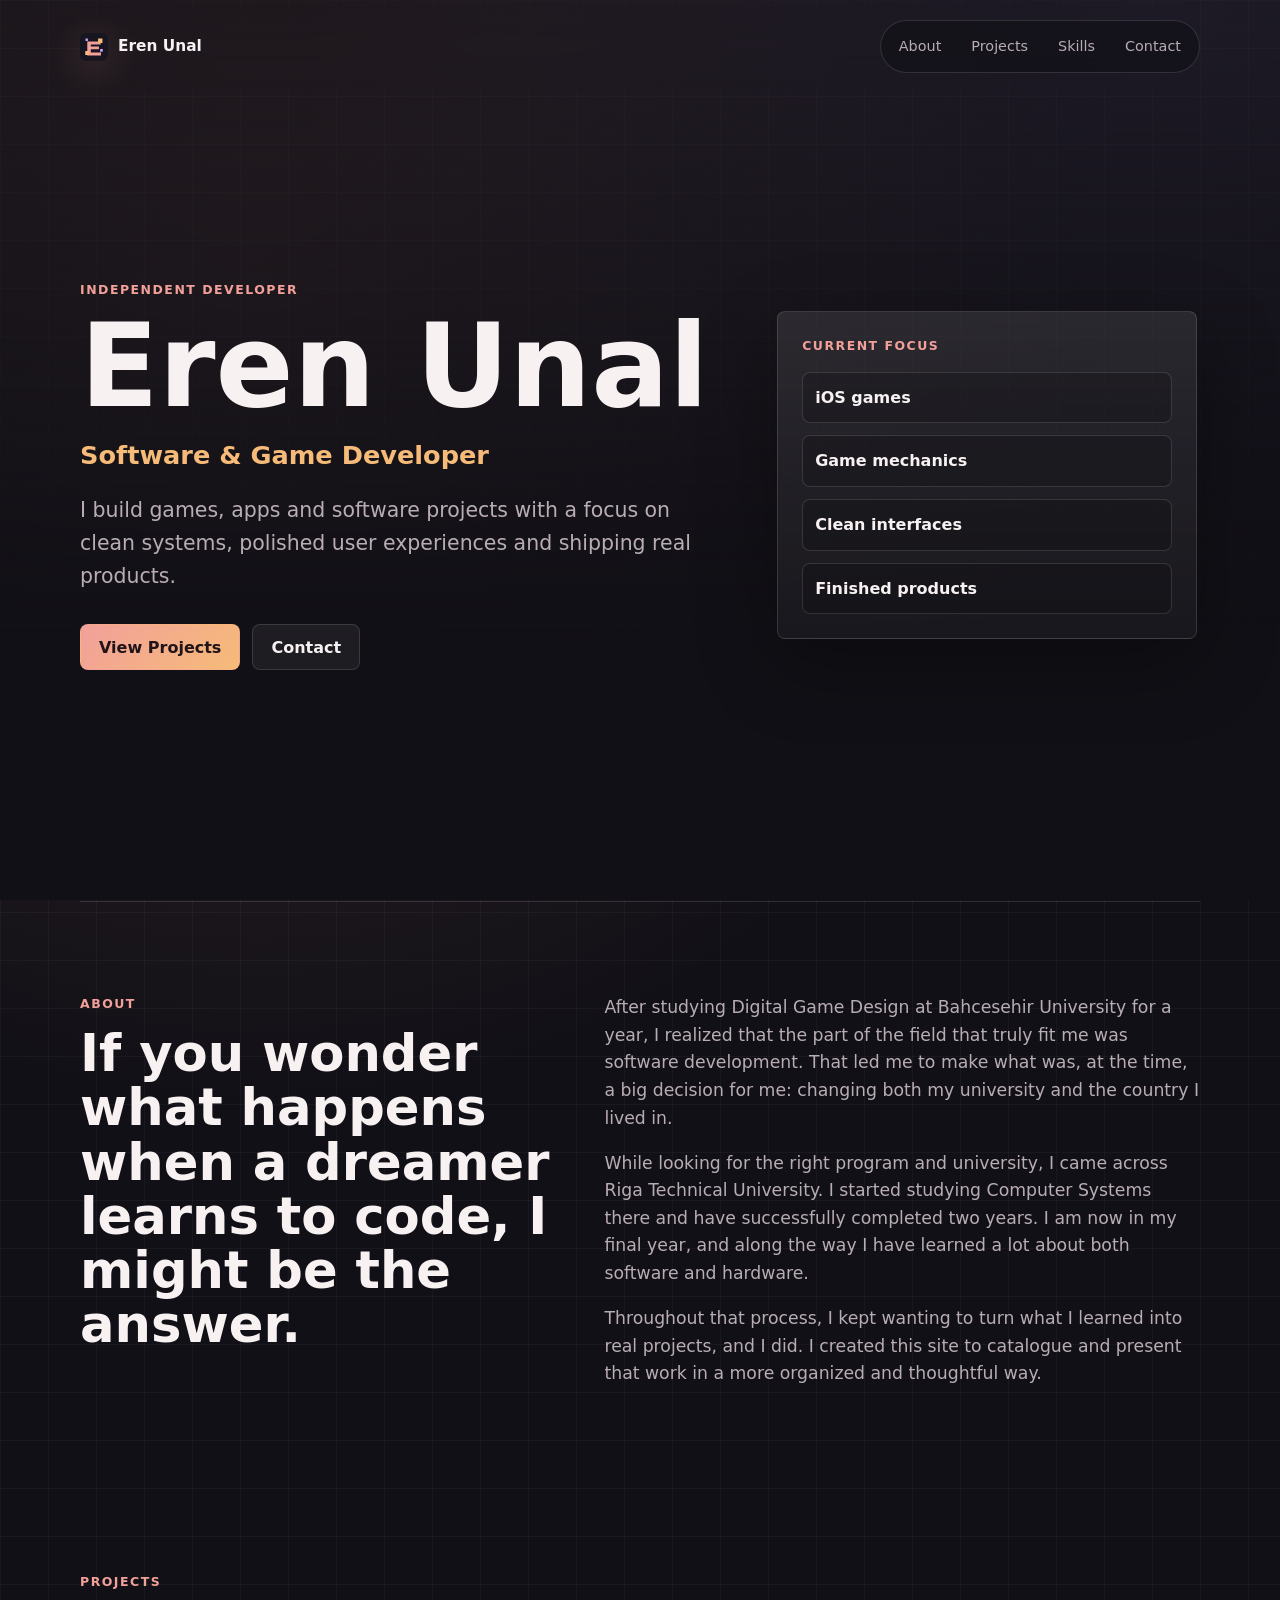
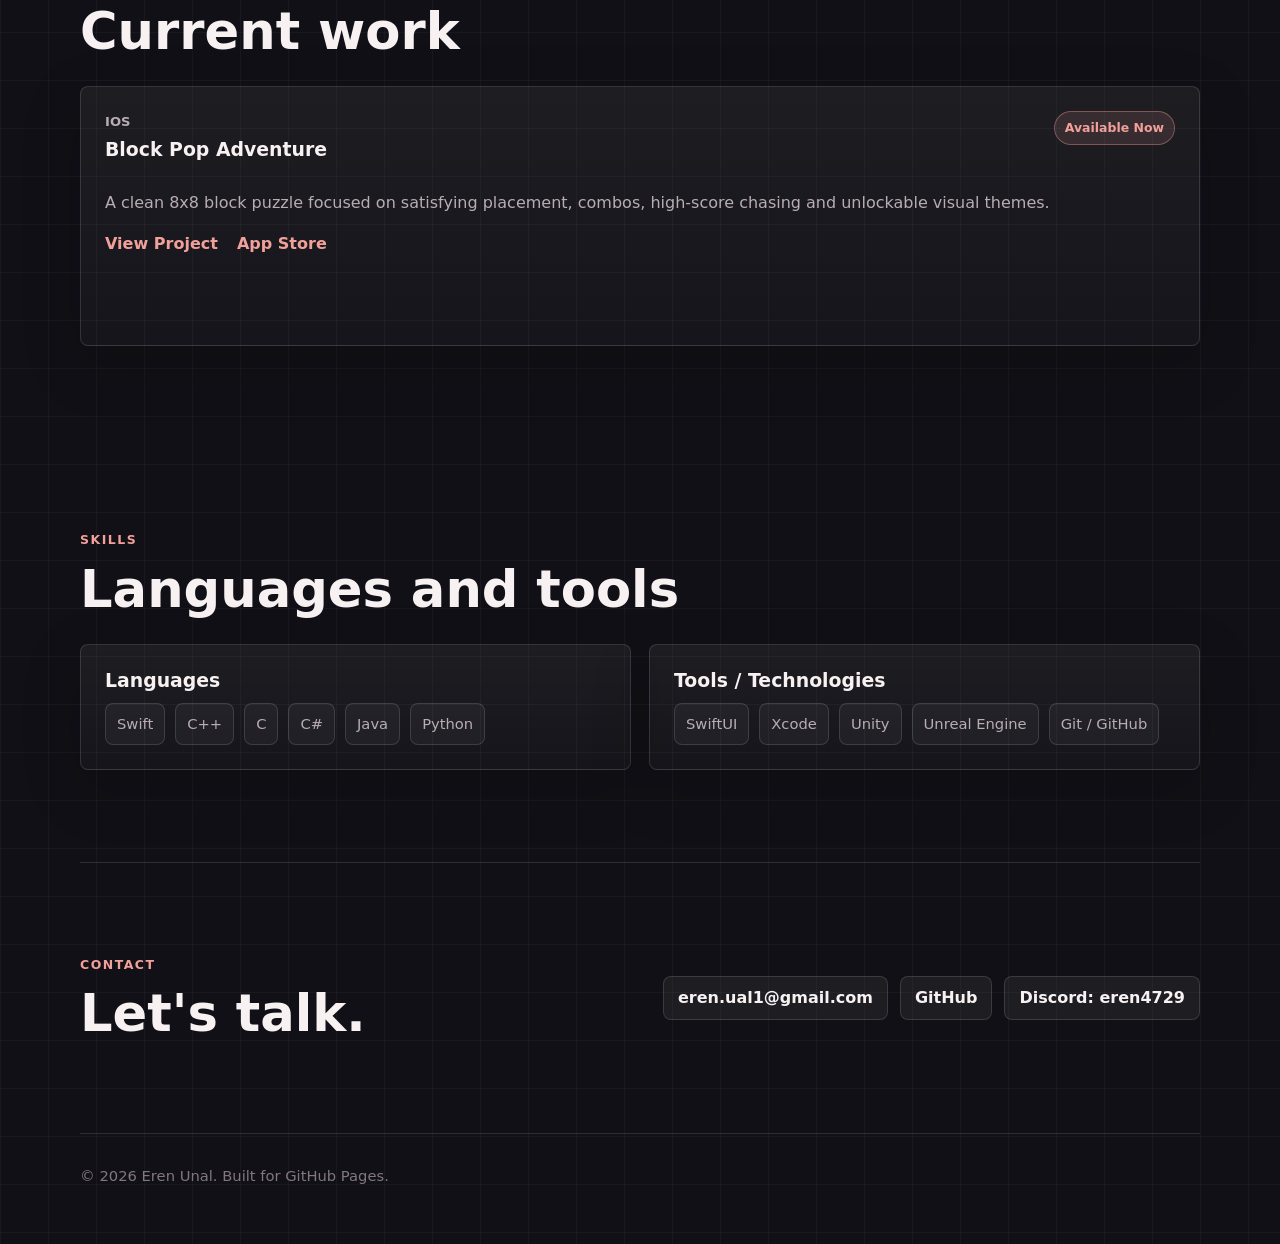
<file: index.html>
<!doctype html>
<html lang="en">
  <head>
    <meta charset="utf-8">
    <meta name="viewport" content="width=device-width, initial-scale=1">
    <meta name="description" content="Eren Unal - Software & Game Developer portfolio.">
    <meta name="theme-color" content="#111016">
    <meta property="og:title" content="Eren Unal - Software & Game Developer">
    <meta property="og:description" content="Games, apps and software projects by Eren Unal.">
    <meta property="og:type" content="website">
    <title>Eren Unal - Software & Game Developer</title>
    <link rel="icon" href="assets/site-mark.svg" type="image/svg+xml">
    <link rel="stylesheet" href="styles.css">
  </head>
  <body>
    <header class="site-header">
      <a class="brand" href="./" aria-label="Eren Unal home">
        <img src="assets/site-mark.svg" alt="" width="28" height="28">
        <span>Eren Unal</span>
      </a>
      <nav class="site-nav" aria-label="Primary navigation">
        <a href="#about">About</a>
        <a href="#projects">Projects</a>
        <a href="#skills">Skills</a>
        <a href="#contact">Contact</a>
      </nav>
    </header>

    <main>
      <section class="hero section">
        <div class="hero-copy">
          <p class="eyebrow">Independent developer</p>
          <h1>Eren Unal</h1>
          <p class="hero-title">Software &amp; Game Developer</p>
          <p class="hero-text">
            I build games, apps and software projects with a focus on clean systems,
            polished user experiences and shipping real products.
          </p>
          <div class="hero-actions" aria-label="Main actions">
            <a class="button primary" href="#projects">View Projects</a>
            <a class="button secondary" href="mailto:eren.ual1@gmail.com">Contact</a>
          </div>
        </div>
        <div class="hero-panel" aria-label="Current focus">
          <div class="focus-card">
            <p class="focus-label">Current Focus</p>
            <div class="focus-list">
              <span>iOS games</span>
              <span>Game mechanics</span>
              <span>Clean interfaces</span>
              <span>Finished products</span>
            </div>
          </div>
        </div>
      </section>

      <section class="section split-section" id="about">
        <div>
          <p class="eyebrow">About</p>
          <h2>If you wonder what happens when a dreamer learns to code, I might be the answer.</h2>
        </div>
        <div class="body-copy">
          <p>
            After studying Digital Game Design at Bahcesehir University for a
            year, I realized that the part of the field that truly fit me was
            software development. That led me to make what was, at the time, a
            big decision for me: changing both my university and the country I
            lived in.
          </p>
          <p>
            While looking for the right program and university, I came across
            Riga Technical University. I started studying Computer Systems there
            and have successfully completed two years. I am now in my final year,
            and along the way I have learned a lot about both software and
            hardware.
          </p>
          <p>
            Throughout that process, I kept wanting to turn what I learned into
            real projects, and I did. I created this site to catalogue and
            present that work in a more organized and thoughtful way.
          </p>
        </div>
      </section>

      <section class="section" id="projects">
        <div class="section-heading">
          <p class="eyebrow">Projects</p>
          <h2>Current work</h2>
        </div>
        <div class="project-grid">
          <article class="project-card">
            <div class="project-card-top">
              <div>
                <p class="project-platform">iOS</p>
                <h3>Block Pop Adventure</h3>
              </div>
              <span class="status-pill">Available Now</span>
            </div>
            <p>
              A clean 8x8 block puzzle focused on satisfying placement, combos,
              high-score chasing and unlockable visual themes.
            </p>
            <a class="text-link" href="block-pop-adventure/">View Project</a>
            <a
              class="text-link"
              href="https://apps.apple.com/tr/app/block-pop-adventure/id6807983971"
              target="_blank"
              rel="noopener noreferrer"
            >
              App Store
            </a>
          </article>
        </div>
      </section>

      <section class="section" id="skills">
        <div class="section-heading">
          <p class="eyebrow">Skills</p>
          <h2>Languages and tools</h2>
        </div>
        <div class="skills-layout">
          <div class="skill-group">
            <h3>Languages</h3>
            <div class="tag-list" aria-label="Languages">
              <span>Swift</span>
              <span>C++</span>
              <span>C</span>
              <span>C#</span>
              <span>Java</span>
              <span>Python</span>
            </div>
          </div>
          <div class="skill-group">
            <h3>Tools / Technologies</h3>
            <div class="tag-list" aria-label="Tools and technologies">
              <span>SwiftUI</span>
              <span>Xcode</span>
              <span>Unity</span>
              <span>Unreal Engine</span>
              <span>Git / GitHub</span>
            </div>
          </div>
        </div>
      </section>

      <section class="section contact-section" id="contact">
        <div>
          <p class="eyebrow">Contact</p>
          <h2>Let&apos;s talk.</h2>
        </div>
        <div class="contact-links">
          <a href="mailto:eren.ual1@gmail.com">eren.ual1@gmail.com</a>
          <a href="https://github.com/erenunl" target="_blank" rel="noreferrer">GitHub</a>
          <span>Discord: eren4729</span>
        </div>
      </section>
    </main>

    <footer class="site-footer">
      <p>&copy; <span id="year">2026</span> Eren Unal. Built for GitHub Pages.</p>
    </footer>

    <script src="script.js"></script>
  </body>
</html>
</file>
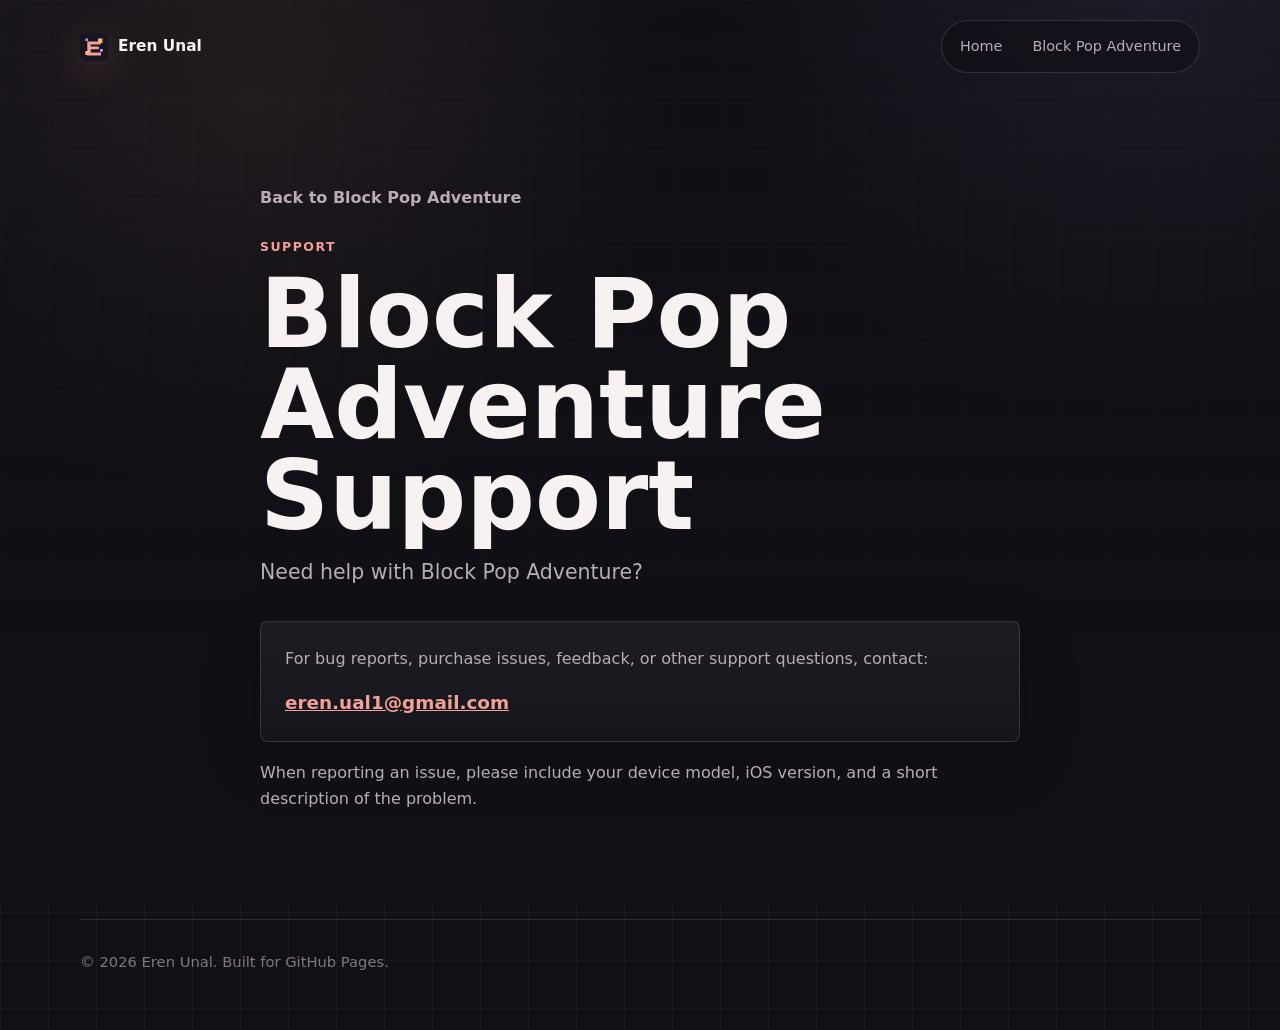
<file: block-pop-adventure/support/index.html>
<!doctype html>
<html lang="en">
  <head>
    <meta charset="utf-8">
    <meta name="viewport" content="width=device-width, initial-scale=1">
    <meta name="description" content="Support for Block Pop Adventure.">
    <meta name="theme-color" content="#111016">
    <title>Block Pop Adventure Support - Eren Unal</title>
    <link rel="icon" href="../../assets/site-mark.svg" type="image/svg+xml">
    <link rel="stylesheet" href="../../styles.css">
  </head>
  <body>
    <header class="site-header">
      <a class="brand" href="../../" aria-label="Eren Unal home">
        <img src="../../assets/site-mark.svg" alt="" width="28" height="28">
        <span>Eren Unal</span>
      </a>
      <nav class="site-nav" aria-label="Primary navigation">
        <a href="../../">Home</a>
        <a href="../">Block Pop Adventure</a>
      </nav>
    </header>

    <main>
      <section class="support-hero section narrow-section">
        <a class="back-link" href="../">Back to Block Pop Adventure</a>
        <p class="eyebrow">Support</p>
        <h1>Block Pop Adventure Support</h1>
        <p class="hero-text">Need help with Block Pop Adventure?</p>
        <div class="support-card">
          <p>
            For bug reports, purchase issues, feedback, or other support
            questions, contact:
          </p>
          <a href="mailto:eren.ual1@gmail.com">eren.ual1@gmail.com</a>
        </div>
        <p class="support-note">
          When reporting an issue, please include your device model, iOS version,
          and a short description of the problem.
        </p>
      </section>
    </main>

    <footer class="site-footer">
      <p>&copy; <span id="year">2026</span> Eren Unal. Built for GitHub Pages.</p>
    </footer>

    <script src="../../script.js"></script>
  </body>
</html>
</file>
<file: styles.css>
:root {
  color-scheme: dark;
  --bg: #111016;
  --bg-soft: #17151f;
  --surface: rgba(255, 255, 255, 0.055);
  --surface-strong: rgba(255, 255, 255, 0.09);
  --text: #f7f1f2;
  --muted: #b9adb4;
  --faint: #827780;
  --line: rgba(255, 255, 255, 0.13);
  --accent: #f2a09a;
  --accent-2: #f6bb78;
  --accent-3: #c7a3ff;
  --accent-dark: #3a2027;
  --shadow: 0 24px 80px rgba(0, 0, 0, 0.32);
  --radius: 8px;
  --max-width: 1120px;
}

* {
  box-sizing: border-box;
}

html {
  scroll-behavior: smooth;
}

body {
  min-height: 100vh;
  margin: 0;
  background:
    linear-gradient(rgba(255, 255, 255, 0.035) 1px, transparent 1px),
    linear-gradient(90deg, rgba(255, 255, 255, 0.035) 1px, transparent 1px),
    radial-gradient(circle at 20% 10%, rgba(242, 160, 154, 0.16), transparent 30%),
    radial-gradient(circle at 90% 0%, rgba(199, 163, 255, 0.13), transparent 28%),
    var(--bg);
  background-size: 48px 48px, 48px 48px, auto, auto, auto;
  color: var(--text);
  font-family: Inter, ui-sans-serif, system-ui, -apple-system, BlinkMacSystemFont, "Segoe UI", sans-serif;
  line-height: 1.6;
}

body::before {
  position: fixed;
  inset: 0;
  z-index: -1;
  pointer-events: none;
  content: "";
  background: linear-gradient(180deg, rgba(17, 16, 22, 0.42), var(--bg) 74%);
}

a {
  color: inherit;
}

img {
  max-width: 100%;
  display: block;
}

.site-header {
  position: sticky;
  top: 0;
  z-index: 20;
  display: flex;
  align-items: center;
  justify-content: space-between;
  width: min(100% - 32px, var(--max-width));
  margin: 0 auto;
  padding: 20px 0;
  backdrop-filter: blur(18px);
}

.brand {
  display: inline-flex;
  align-items: center;
  gap: 10px;
  color: var(--text);
  font-size: 0.96rem;
  font-weight: 720;
  text-decoration: none;
}

.brand img {
  filter: drop-shadow(0 8px 18px rgba(242, 160, 154, 0.22));
}

.site-nav {
  display: flex;
  align-items: center;
  gap: 6px;
  padding: 6px;
  border: 1px solid var(--line);
  border-radius: 999px;
  background: rgba(17, 16, 22, 0.64);
}

.site-nav a {
  padding: 8px 12px;
  border-radius: 999px;
  color: var(--muted);
  font-size: 0.9rem;
  text-decoration: none;
  transition: color 160ms ease, background-color 160ms ease;
}

.site-nav a:hover,
.site-nav a:focus-visible {
  background: var(--surface);
  color: var(--text);
}

.section {
  width: min(100% - 32px, var(--max-width));
  margin: 0 auto;
  padding: 92px 0;
}

.narrow-section {
  width: min(100% - 32px, 760px);
}

.hero,
.project-hero {
  display: grid;
  grid-template-columns: minmax(0, 1.05fr) minmax(300px, 0.7fr);
  align-items: center;
  min-height: calc(100vh - 92px);
  gap: 56px;
  padding-top: 48px;
}

.hero-copy,
.project-hero-copy {
  max-width: 760px;
}

.eyebrow {
  margin: 0 0 12px;
  color: var(--accent);
  font-size: 0.78rem;
  font-weight: 800;
  letter-spacing: 0.12em;
  text-transform: uppercase;
}

h1,
h2,
h3,
p {
  margin-top: 0;
}

h1 {
  margin-bottom: 14px;
  font-size: clamp(3.2rem, 9vw, 7.2rem);
  line-height: 0.95;
  letter-spacing: 0;
}

h2 {
  margin-bottom: 0;
  font-size: clamp(2rem, 4vw, 3.5rem);
  line-height: 1.06;
  letter-spacing: 0;
}

h3 {
  margin-bottom: 10px;
  font-size: 1.18rem;
  line-height: 1.25;
}

.hero-title {
  margin-bottom: 18px;
  color: var(--accent-2);
  font-size: clamp(1.25rem, 2vw, 1.75rem);
  font-weight: 760;
}

.hero-text {
  max-width: 680px;
  color: var(--muted);
  font-size: clamp(1.05rem, 2vw, 1.28rem);
}

.hero-actions {
  display: flex;
  flex-wrap: wrap;
  gap: 12px;
  margin-top: 32px;
}

.button {
  display: inline-flex;
  align-items: center;
  justify-content: center;
  min-height: 46px;
  padding: 0 18px;
  border: 1px solid transparent;
  border-radius: var(--radius);
  font-weight: 760;
  text-decoration: none;
  transition: transform 160ms ease, border-color 160ms ease, background-color 160ms ease;
}

.button:hover,
.button:focus-visible {
  transform: translateY(-1px);
}

.button:focus-visible,
.text-link:focus-visible,
.back-link:focus-visible,
.site-nav a:focus-visible,
.contact-links a:focus-visible {
  outline: 2px solid rgba(246, 187, 120, 0.72);
  outline-offset: 3px;
}

.button.primary {
  background: linear-gradient(135deg, var(--accent), var(--accent-2));
  color: #211418;
}

.button.primary:active {
  transform: translateY(0);
}

.button.secondary {
  border-color: var(--line);
  background: var(--surface);
  color: var(--text);
}

.hero-panel,
.game-device {
  display: flex;
  justify-content: center;
}

.focus-card {
  width: min(100%, 420px);
  padding: 24px;
  border: 1px solid var(--line);
  border-radius: var(--radius);
  background: linear-gradient(180deg, var(--surface-strong), rgba(255, 255, 255, 0.035));
  box-shadow: var(--shadow);
}

.focus-label {
  margin-bottom: 16px;
  color: var(--accent);
  font-size: 0.78rem;
  font-weight: 800;
  letter-spacing: 0.12em;
  text-transform: uppercase;
}

.focus-list {
  display: grid;
  gap: 12px;
}

.focus-list span {
  padding: 12px;
  border: 1px solid var(--line);
  border-radius: var(--radius);
  background: rgba(0, 0, 0, 0.18);
  color: var(--text);
  font-weight: 720;
}

.split-section {
  display: grid;
  grid-template-columns: minmax(0, 0.8fr) minmax(0, 1fr);
  gap: 48px;
  border-top: 1px solid var(--line);
}

.body-copy {
  color: var(--muted);
  font-size: 1.08rem;
}

.body-copy p:last-child {
  margin-bottom: 0;
}

.section-heading {
  max-width: 720px;
  margin-bottom: 28px;
}

.project-grid {
  display: grid;
  grid-template-columns: repeat(auto-fit, minmax(260px, 1fr));
  gap: 18px;
}

.project-card,
.skill-group,
.support-card {
  border: 1px solid var(--line);
  border-radius: var(--radius);
  background: linear-gradient(180deg, var(--surface), rgba(255, 255, 255, 0.025));
  box-shadow: 0 18px 60px rgba(0, 0, 0, 0.18);
}

.project-card {
  min-height: 260px;
  padding: 24px;
}

.project-card-top {
  display: flex;
  align-items: flex-start;
  justify-content: space-between;
  gap: 16px;
  margin-bottom: 18px;
}

.project-platform {
  margin-bottom: 6px;
  color: var(--accent-2);
  font-size: 0.82rem;
  font-weight: 800;
  text-transform: uppercase;
}

.project-card p {
  color: var(--muted);
}

.project-card .text-link + .text-link {
  margin-left: 14px;
}

.status-pill {
  flex: 0 0 auto;
  padding: 6px 10px;
  border: 1px solid rgba(242, 160, 154, 0.38);
  border-radius: 999px;
  background: rgba(242, 160, 154, 0.12);
  color: var(--accent);
  font-size: 0.78rem;
  font-weight: 800;
}

.text-link,
.back-link {
  color: var(--accent);
  font-weight: 800;
  text-decoration: none;
}

.text-link:hover,
.back-link:hover {
  text-decoration: underline;
}

.back-link {
  display: inline-block;
  margin-bottom: 26px;
  color: var(--muted);
}

.skills-layout {
  display: grid;
  grid-template-columns: repeat(2, minmax(0, 1fr));
  gap: 18px;
}

.skill-group {
  padding: 24px;
}

.tag-list {
  display: flex;
  flex-wrap: wrap;
  gap: 10px;
}

.tag-list span,
.meta-row span,
.feature-item {
  border: 1px solid var(--line);
  border-radius: var(--radius);
  background: rgba(255, 255, 255, 0.045);
  color: var(--muted);
}

.tag-list span {
  padding: 8px 11px;
  font-size: 0.92rem;
}

.contact-section {
  display: flex;
  align-items: center;
  justify-content: space-between;
  gap: 24px;
  border-top: 1px solid var(--line);
}

.contact-links {
  display: flex;
  flex-wrap: wrap;
  gap: 12px;
}

.contact-links a,
.contact-links span {
  display: inline-flex;
  align-items: center;
  min-height: 44px;
  padding: 0 14px;
  border: 1px solid var(--line);
  border-radius: var(--radius);
  background: var(--surface);
  color: var(--text);
  font-weight: 760;
  text-decoration: none;
}

.project-hero h1,
.support-hero h1 {
  font-size: clamp(3rem, 8vw, 6rem);
}

.meta-row {
  display: flex;
  flex-wrap: wrap;
  gap: 10px;
  margin-top: 30px;
}

.project-actions {
  display: flex;
  flex-wrap: wrap;
  gap: 12px;
  margin-top: 22px;
}

.meta-row span {
  padding: 9px 12px;
  color: var(--text);
  font-weight: 700;
}

.game-device {
  padding: 18px;
  border: 1px solid var(--line);
  border-radius: 34px;
  background: linear-gradient(180deg, #211b27, #100f14);
  box-shadow: var(--shadow);
}

.device-screen {
  width: min(68vw, 300px);
  aspect-ratio: 9 / 16;
  padding: 22px;
  border-radius: 24px;
  background:
    radial-gradient(circle at 50% 0%, rgba(246, 187, 120, 0.22), transparent 40%),
    linear-gradient(180deg, #1c1822, #0e0d12);
}

.screenshot-screen {
  overflow: hidden;
  padding: 0;
  border: 1px solid rgba(255, 255, 255, 0.12);
}

.screenshot-screen img {
  width: 100%;
  height: 100%;
  object-fit: cover;
}

.block-grid {
  display: grid;
  grid-template-columns: repeat(4, 1fr);
  gap: 8px;
  height: 100%;
  align-content: center;
}

.block-grid span {
  aspect-ratio: 1;
  border: 1px solid rgba(255, 255, 255, 0.14);
  border-radius: 7px;
  background: rgba(255, 255, 255, 0.07);
}

.block-grid span:nth-child(3n) {
  background: rgba(242, 160, 154, 0.72);
}

.block-grid span:nth-child(4n) {
  background: rgba(246, 187, 120, 0.72);
}

.block-grid span:nth-child(7n) {
  background: rgba(199, 163, 255, 0.72);
}

.feature-grid {
  display: grid;
  grid-template-columns: repeat(auto-fit, minmax(220px, 1fr));
  gap: 12px;
}

.feature-item {
  min-height: 72px;
  padding: 18px;
  color: var(--text);
  font-weight: 720;
}

.gallery-section {
  border-top: 1px solid var(--line);
  border-bottom: 1px solid var(--line);
}

.gallery-note,
.support-note {
  max-width: 680px;
  color: var(--muted);
}

.screenshot-grid {
  display: grid;
  grid-template-columns: repeat(5, minmax(0, 1fr));
  gap: 16px;
}

.screenshot-grid figure {
  margin: 0;
}

.screenshot-grid img {
  width: 100%;
  height: auto;
  border: 1px solid var(--line);
  border-radius: var(--radius);
  background: rgba(0, 0, 0, 0.18);
  box-shadow: 0 18px 44px rgba(0, 0, 0, 0.22);
}

.download-band {
  display: flex;
  align-items: center;
  justify-content: space-between;
  gap: 24px;
  border-bottom: 1px solid var(--line);
}

.support-hero {
  min-height: calc(100vh - 92px);
}

.support-card {
  margin: 32px 0 18px;
  padding: 24px;
}

.support-card p {
  color: var(--muted);
}

.support-card a {
  color: var(--accent);
  font-size: 1.15rem;
  font-weight: 800;
}

.site-footer {
  width: min(100% - 32px, var(--max-width));
  margin: 0 auto;
  padding: 30px 0 42px;
  border-top: 1px solid var(--line);
  color: var(--faint);
  font-size: 0.92rem;
}

@media (max-width: 860px) {
  .site-header {
    align-items: flex-start;
    gap: 14px;
    flex-direction: column;
    position: static;
  }

  .site-nav {
    width: 100%;
    overflow-x: auto;
    justify-content: flex-start;
  }

  .hero,
  .project-hero,
  .split-section,
  .skills-layout {
    grid-template-columns: 1fr;
  }

  .hero,
  .project-hero {
    min-height: auto;
    padding-top: 56px;
  }

  .contact-section {
    align-items: flex-start;
    flex-direction: column;
  }

  .screenshot-grid {
    display: flex;
    gap: 14px;
    margin-right: -16px;
    padding: 0 16px 12px 0;
    overflow-x: auto;
    scroll-padding-left: 0;
    scroll-snap-type: x mandatory;
    -webkit-overflow-scrolling: touch;
  }

  .screenshot-grid figure {
    flex: 0 0 min(78vw, 320px);
    scroll-snap-align: start;
  }

  .download-band {
    align-items: flex-start;
    flex-direction: column;
  }
}

@media (max-width: 520px) {
  .section {
    width: min(100% - 24px, var(--max-width));
    padding: 66px 0;
  }

  .site-header,
  .site-footer {
    width: min(100% - 24px, var(--max-width));
  }

  .site-nav a {
    padding: 8px 10px;
    font-size: 0.86rem;
  }

  .hero-actions,
  .project-actions,
  .contact-links {
    flex-direction: column;
    width: 100%;
  }

  .button,
  .contact-links a {
    width: 100%;
  }

  .project-card .text-link {
    display: inline-flex;
    margin-top: 4px;
  }

  .project-card .text-link + .text-link {
    margin-left: 0;
  }

  .project-card-top {
    flex-direction: column;
  }
}

@media (prefers-reduced-motion: reduce) {
  html {
    scroll-behavior: auto;
  }

  *,
  *::before,
  *::after {
    transition-duration: 0.01ms !important;
    animation-duration: 0.01ms !important;
    animation-iteration-count: 1 !important;
  }
}
</file>
